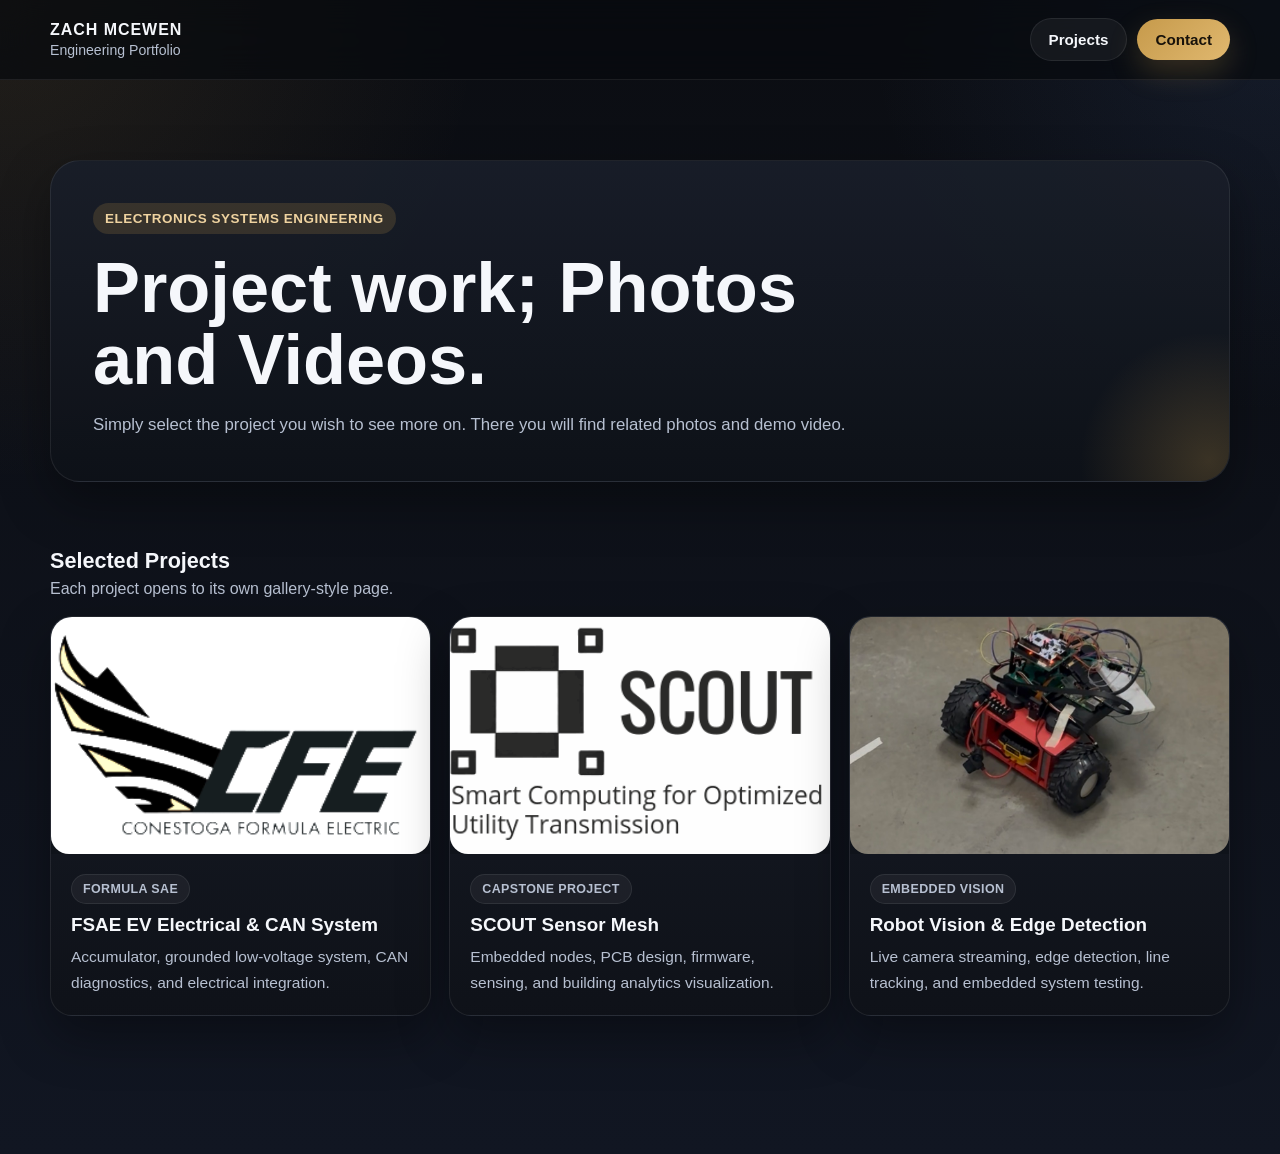
<file: index.html>
<!-- ========================= index.html ========================= -->
<!DOCTYPE html>
<html lang="en">
<head>
  <meta charset="UTF-8" />
  <meta name="viewport" content="width=device-width, initial-scale=1.0" />
  <title>Zach McEwen | Portfolio</title>
  <link rel="stylesheet" href="styles.css" />
</head>
<body>
  <nav class="nav">
    <div class="container nav-inner">
      <div class="brand">
        <h1>Zach McEwen</h1>
        <span>Engineering Portfolio</span>
      </div>
      <div class="nav-actions">
        <a class="btn btn-secondary" href="#projects">Projects</a>
        <a class="btn btn-primary" href="mailto:Zachm309@gmail.com">Contact</a>
      </div>
    </div>
  </nav>

  <main>
    <section class="hero">
      <div class="container">
        <div class="hero-card">
          <div class="eyebrow">Electronics Systems Engineering</div>
          <h2>Project work; Photos and Videos.</h2>
          <p>
            Simply select the project you wish to see more on. There you will find related photos and demo video.
          </p>
        </div>
      </div>
    </section>

    <section id="projects">
      <div class="container">
        <div class="section-header">
          <div>
            <h3>Selected Projects</h3>
            <p>Each project opens to its own gallery-style page.</p>
          </div>
        </div>

        <div class="project-grid">
          <a class="project-card" href="fsae-can-system.html">
            <div class="project-thumb">
              <img src="media/fsae/CFE.png" alt="FSAE EV Electrical and CAN System thumbnail" />
            </div>
            <div class="project-content">
              <div class="project-tag">Formula SAE</div>
              <h4>FSAE EV Electrical &amp; CAN System</h4>
              <p>Accumulator, grounded low-voltage system, CAN diagnostics, and electrical integration.</p>
            </div>
          </a>

          <a class="project-card" href="scout-capstone.html">
            <div class="project-thumb">
              <img src="media/scout/SCOUT.png" alt="SCOUT capstone thumbnail" />
            </div>
            <div class="project-content">
              <div class="project-tag">Capstone Project</div>
              <h4>SCOUT Sensor Mesh</h4>
              <p>Embedded nodes, PCB design, firmware, sensing, and building analytics visualization.</p>
            </div>
          </a>

          <a class="project-card" href="robot-vision.html">
            <div class="project-thumb">
              <img src="media/robot/robot.jpg" alt="Robot vision project thumbnail" />
            </div>
            <div class="project-content">
              <div class="project-tag">Embedded Vision</div>
              <h4>Robot Vision &amp; Edge Detection</h4>
              <p>Live camera streaming, edge detection, line tracking, and embedded system testing.</p>
            </div>
          </a>
        </div>
      </div>
    </section>
  </main>

  <footer class="footer">
    <div class="container">
    </div>
  </footer>
</body>
</html>
</file>
<file: styles.css>
:root {
  --bg: #0b0d12;
  --bg-2: #111622;
  --panel: rgba(18, 22, 31, 0.92);
  --panel-strong: rgba(23, 28, 39, 0.98);
  --border: rgba(255, 255, 255, 0.08);
  --text: #f5f7fb;
  --muted: #b7c0d1;
  --accent: #c69a4b;
  --accent-2: #e0b86f;
  --accent-soft: rgba(198, 154, 75, 0.18);
  --shadow: 0 20px 50px rgba(0, 0, 0, 0.35);
  --radius: 22px;
  --radius-sm: 16px;
  --max-width: 1180px;
}

* {
  box-sizing: border-box;
}

html {
  scroll-behavior: smooth;
}

body {
  margin: 0;
  font-family: Inter, Arial, Helvetica, sans-serif;
  background:
    radial-gradient(circle at top left, rgba(198, 154, 75, 0.12), transparent 28%),
    radial-gradient(circle at top right, rgba(73, 105, 168, 0.16), transparent 24%),
    linear-gradient(180deg, var(--bg) 0%, var(--bg-2) 100%);
  color: var(--text);
  min-height: 100vh;
}

a {
  color: inherit;
  text-decoration: none;
}

img,
video {
  display: block;
  width: 100%;
  border-radius: 18px;
  object-fit: cover;
  background: #111;
}

.container {
  width: min(calc(100% - 32px), var(--max-width));
  margin: 0 auto;
}

.nav {
  position: sticky;
  top: 0;
  z-index: 50;
  backdrop-filter: blur(18px);
  background: rgba(8, 10, 14, 0.72);
  border-bottom: 1px solid var(--border);
}

.nav-inner {
  display: flex;
  align-items: center;
  justify-content: space-between;
  padding: 18px 0;
  gap: 16px;
}

.brand {
  display: flex;
  flex-direction: column;
  gap: 3px;
}

.brand h1 {
  margin: 0;
  font-size: 1rem;
  font-weight: 700;
  letter-spacing: 0.06em;
  text-transform: uppercase;
}

.brand span {
  color: var(--muted);
  font-size: 0.88rem;
}

.nav-actions {
  display: flex;
  align-items: center;
  gap: 10px;
  flex-wrap: wrap;
}

.btn {
  border: none;
  cursor: pointer;
  border-radius: 999px;
  padding: 12px 18px;
  font-size: 0.95rem;
  font-weight: 600;
  transition: 0.25s ease;
  display: inline-flex;
  align-items: center;
  justify-content: center;
}

.btn-primary {
  background: linear-gradient(135deg, var(--accent), var(--accent-2));
  color: #18120a;
  box-shadow: 0 12px 30px rgba(198, 154, 75, 0.24);
}

.btn-primary:hover {
  transform: translateY(-1px);
  filter: brightness(1.05);
}

.btn-secondary {
  background: rgba(255, 255, 255, 0.05);
  color: var(--text);
  border: 1px solid var(--border);
}

.btn-secondary:hover {
  background: rgba(255, 255, 255, 0.09);
}

.hero {
  padding: 80px 0 36px;
}

.hero-card,
.page-hero {
  background: linear-gradient(180deg, rgba(25, 30, 41, 0.94), rgba(14, 17, 24, 0.94));
  border: 1px solid var(--border);
  border-radius: 30px;
  padding: 42px;
  box-shadow: var(--shadow);
  position: relative;
  overflow: hidden;
}

.hero-card::after,
.page-hero::after {
  content: "";
  position: absolute;
  inset: auto -120px -120px auto;
  width: 280px;
  height: 280px;
  background: radial-gradient(circle, rgba(198, 154, 75, 0.24), transparent 65%);
  pointer-events: none;
}

.eyebrow {
  display: inline-flex;
  align-items: center;
  gap: 8px;
  padding: 8px 12px;
  border-radius: 999px;
  background: var(--accent-soft);
  color: #efd3a0;
  font-size: 0.84rem;
  font-weight: 700;
  letter-spacing: 0.04em;
  text-transform: uppercase;
  margin-bottom: 18px;
}

.hero h2,
.page-hero h2 {
  margin: 0 0 14px;
  font-size: clamp(2.2rem, 6vw, 4.4rem);
  line-height: 1.02;
  max-width: 820px;
}

.hero p,
.page-hero p {
  margin: 0;
  max-width: 760px;
  font-size: 1.05rem;
  line-height: 1.75;
  color: var(--muted);
}

.section-header {
  display: flex;
  align-items: end;
  justify-content: space-between;
  gap: 16px;
  margin: 30px 0 18px;
  flex-wrap: wrap;
}

.section-header h3 {
  margin: 0;
  font-size: 1.35rem;
}

.section-header p {
  margin: 6px 0 0;
  color: var(--muted);
}

.project-grid {
  display: grid;
  grid-template-columns: repeat(auto-fit, minmax(260px, 1fr));
  gap: 18px;
  padding-bottom: 64px;
}

.project-card {
  background: linear-gradient(180deg, rgba(23, 28, 39, 0.98), rgba(15, 18, 25, 0.98));
  border: 1px solid var(--border);
  border-radius: var(--radius);
  overflow: hidden;
  box-shadow: var(--shadow);
  transition: transform 0.25s ease, border-color 0.25s ease;
}

.project-card:hover {
  transform: translateY(-6px);
  border-color: rgba(198, 154, 75, 0.45);
}

.project-thumb {
  aspect-ratio: 16 / 10;
  overflow: hidden;
  background: #0f131a;
}

.project-thumb img {
  height: 100%;
}

.project-content {
  padding: 20px;
}

.project-tag {
  display: inline-block;
  margin-bottom: 10px;
  padding: 7px 11px;
  border-radius: 999px;
  background: rgba(255, 255, 255, 0.05);
  border: 1px solid var(--border);
  color: var(--muted);
  font-size: 0.78rem;
  font-weight: 600;
  letter-spacing: 0.03em;
  text-transform: uppercase;
}

.project-content h4 {
  margin: 0 0 8px;
  font-size: 1.18rem;
}

.project-content p {
  margin: 0;
  color: var(--muted);
  line-height: 1.65;
  font-size: 0.97rem;
}

.page-shell {
  padding: 46px 0 70px;
}

.page-actions {
  margin-bottom: 22px;
}

.gallery-grid {
  display: grid;
  grid-template-columns: repeat(12, 1fr);
  gap: 18px;
  margin-top: 26px;
}

.media-card {
  grid-column: span 6;
  background: var(--panel);
  border: 1px solid var(--border);
  border-radius: var(--radius);
  padding: 14px;
  box-shadow: var(--shadow);
}

.media-card.full {
  grid-column: span 12;
}

.media-frame {
  aspect-ratio: 16 / 10;
  overflow: hidden;
  border-radius: 18px;
  background: #090b10;
  border: 1px solid rgba(255,255,255,0.04);
}

.media-frame video {
  height: 100%;
}

.media-caption {
  padding: 14px 6px 4px;
}

.media-caption h4 {
  margin: 0 0 5px;
  font-size: 1rem;
}

.media-caption p {
  margin: 0;
  color: var(--muted);
  font-size: 0.94rem;
  line-height: 1.6;
}

.footer {
  padding: 24px 0 50px;
  color: var(--muted);
  font-size: 0.92rem;
}

@media (max-width: 860px) {
  .hero-card,
  .page-hero {
    padding: 28px;
  }

  .media-card,
  .media-card.full {
    grid-column: span 12;
  }
}

@media (max-width: 560px) {
  .nav-inner {
    align-items: flex-start;
    flex-direction: column;
  }

  .hero {
    padding-top: 40px;
  }

  .hero-card,
  .page-hero {
    border-radius: 24px;
    padding: 24px;
  }

  .project-content {
    padding: 18px;
  }
}

/* =========================================================
   LIGHTBOX / FULLSCREEN IMAGE VIEWER
   ========================================================= */

.lightbox {
  position: fixed;
  inset: 0;
  background: rgba(5, 7, 10, 0.94);
  display: none;
  align-items: center;
  justify-content: center;
  padding: 32px;
  z-index: 9999;
}

.lightbox.active {
  display: flex;
}

.lightbox-content {
  max-width: min(1200px, 92vw);
  max-height: 90vh;
  display: flex;
  flex-direction: column;
  align-items: center;
  gap: 18px;
}

.lightbox-content img {
  max-width: 100%;
  max-height: 72vh;
  width: auto;
  height: auto;
  object-fit: contain;
  border-radius: 18px;
  box-shadow: 0 24px 60px rgba(0, 0, 0, 0.45);
  background: #0d1117;
}

.lightbox-caption {
  width: 100%;
  max-width: 900px;
  text-align: center;
  padding: 0 12px;
}

.lightbox-caption h3 {
  margin: 0 0 8px;
  font-size: 1.2rem;
  color: var(--text);
}

.lightbox-caption p {
  margin: 0;
  color: var(--muted);
  line-height: 1.65;
  font-size: 0.98rem;
}

.lightbox-counter {
  margin-top: 10px;
  color: var(--accent-2);
  font-size: 0.9rem;
  font-weight: 600;
}

.lightbox-close {
  position: absolute;
  top: 20px;
  right: 24px;
  border: none;
  background: rgba(255, 255, 255, 0.08);
  color: var(--text);
  width: 52px;
  height: 52px;
  border-radius: 50%;
  font-size: 1.8rem;
  line-height: 1;
  cursor: pointer;
  transition: 0.2s ease;
  z-index: 10001;
}

.lightbox-close:hover {
  background: rgba(255, 255, 255, 0.16);
}

.lightbox-arrow {
  position: absolute;
  top: 50%;
  transform: translateY(-50%);
  border: none;
  width: 58px;
  height: 58px;
  border-radius: 50%;
  background: rgba(255, 255, 255, 0.08);
  color: var(--text);
  font-size: 2rem;
  cursor: pointer;
  transition: 0.2s ease;
  z-index: 10001;
}

.lightbox-arrow:hover {
  background: rgba(255, 255, 255, 0.16);
}

.lightbox-arrow-left {
  left: 24px;
}

.lightbox-arrow-right {
  right: 24px;
}

/* Make gallery images look clickable */
.media-frame img {
  cursor: pointer;
  transition: transform 0.25s ease, opacity 0.25s ease;
}

.media-frame img:hover {
  transform: scale(1.02);
  opacity: 0.95;
}

@media (max-width: 768px) {
  .lightbox {
    padding: 18px;
  }

  .lightbox-content img {
    max-height: 60vh;
  }

  .lightbox-arrow {
    width: 48px;
    height: 48px;
    font-size: 1.5rem;
  }

  .lightbox-arrow-left {
    left: 12px;
  }

  .lightbox-arrow-right {
    right: 12px;
  }

  .lightbox-close {
    top: 12px;
    right: 12px;
    width: 46px;
    height: 46px;
    font-size: 1.5rem;
  }
}
</file>
